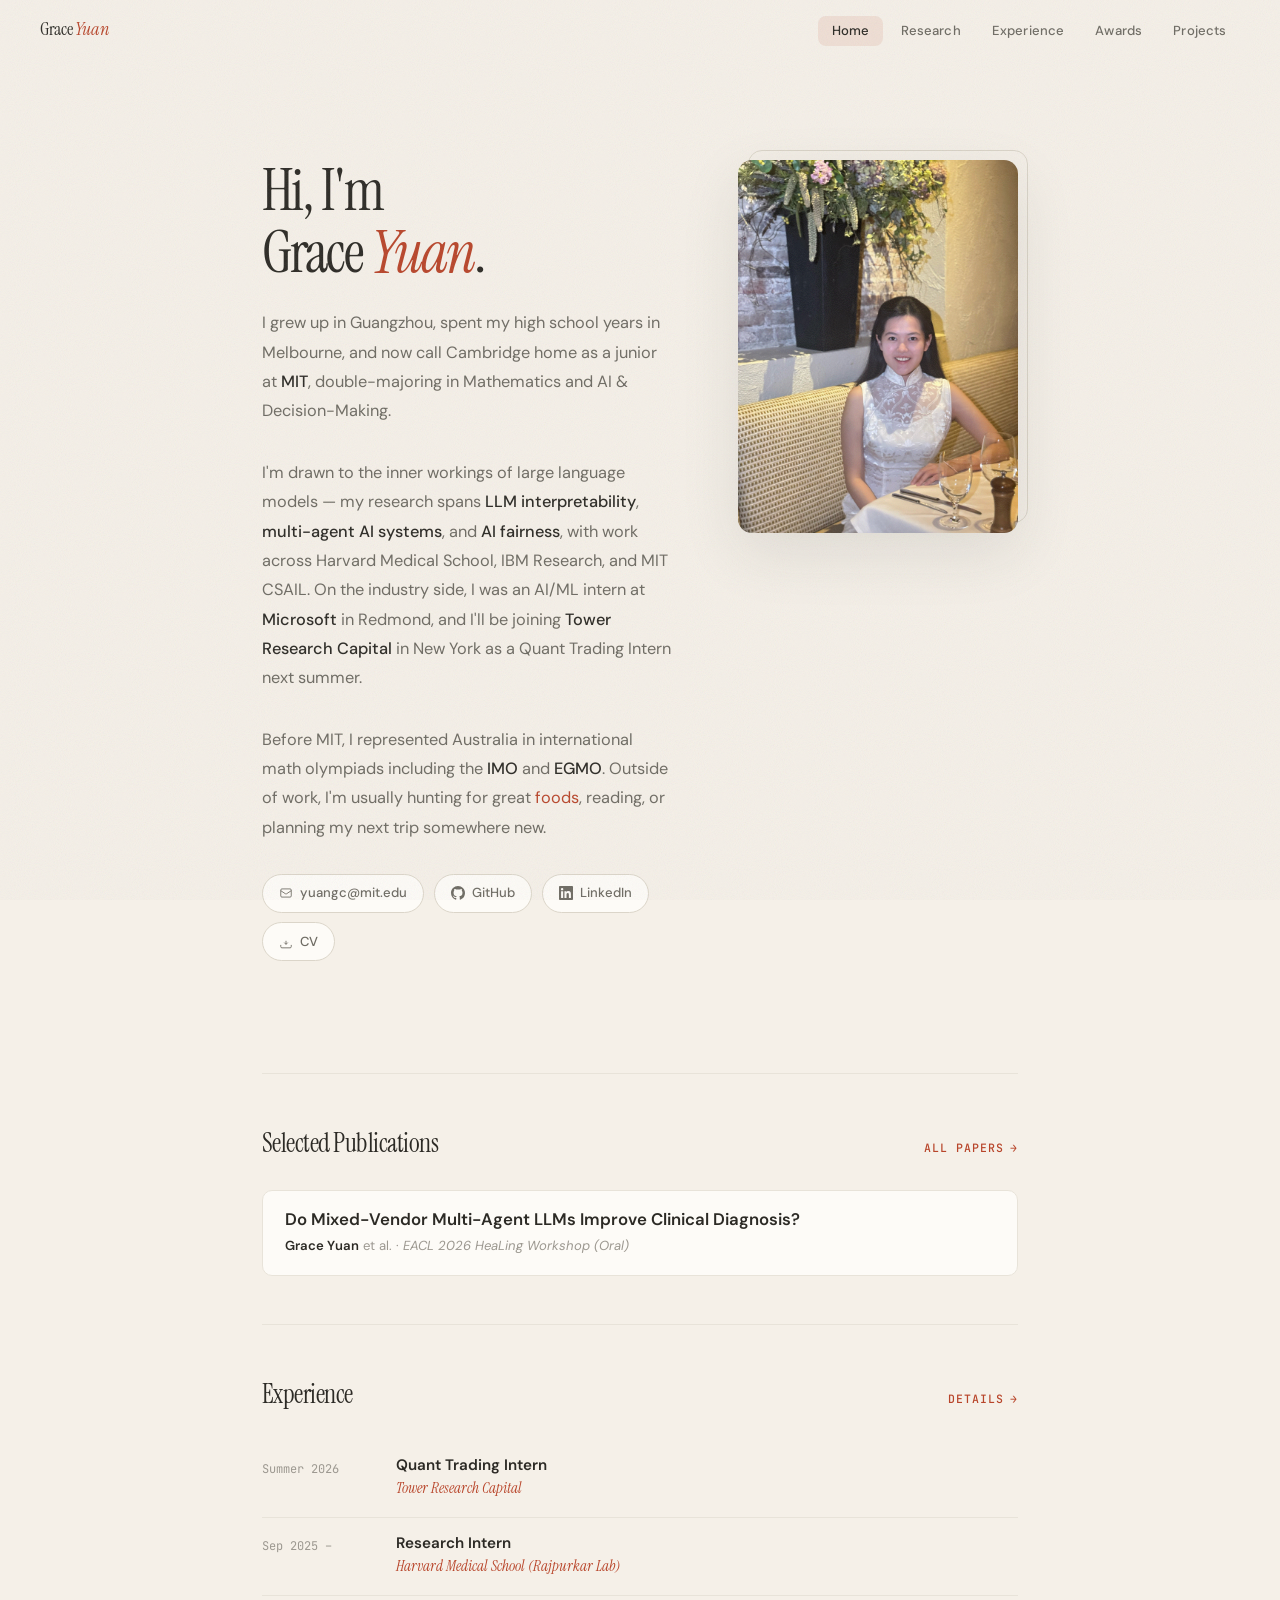
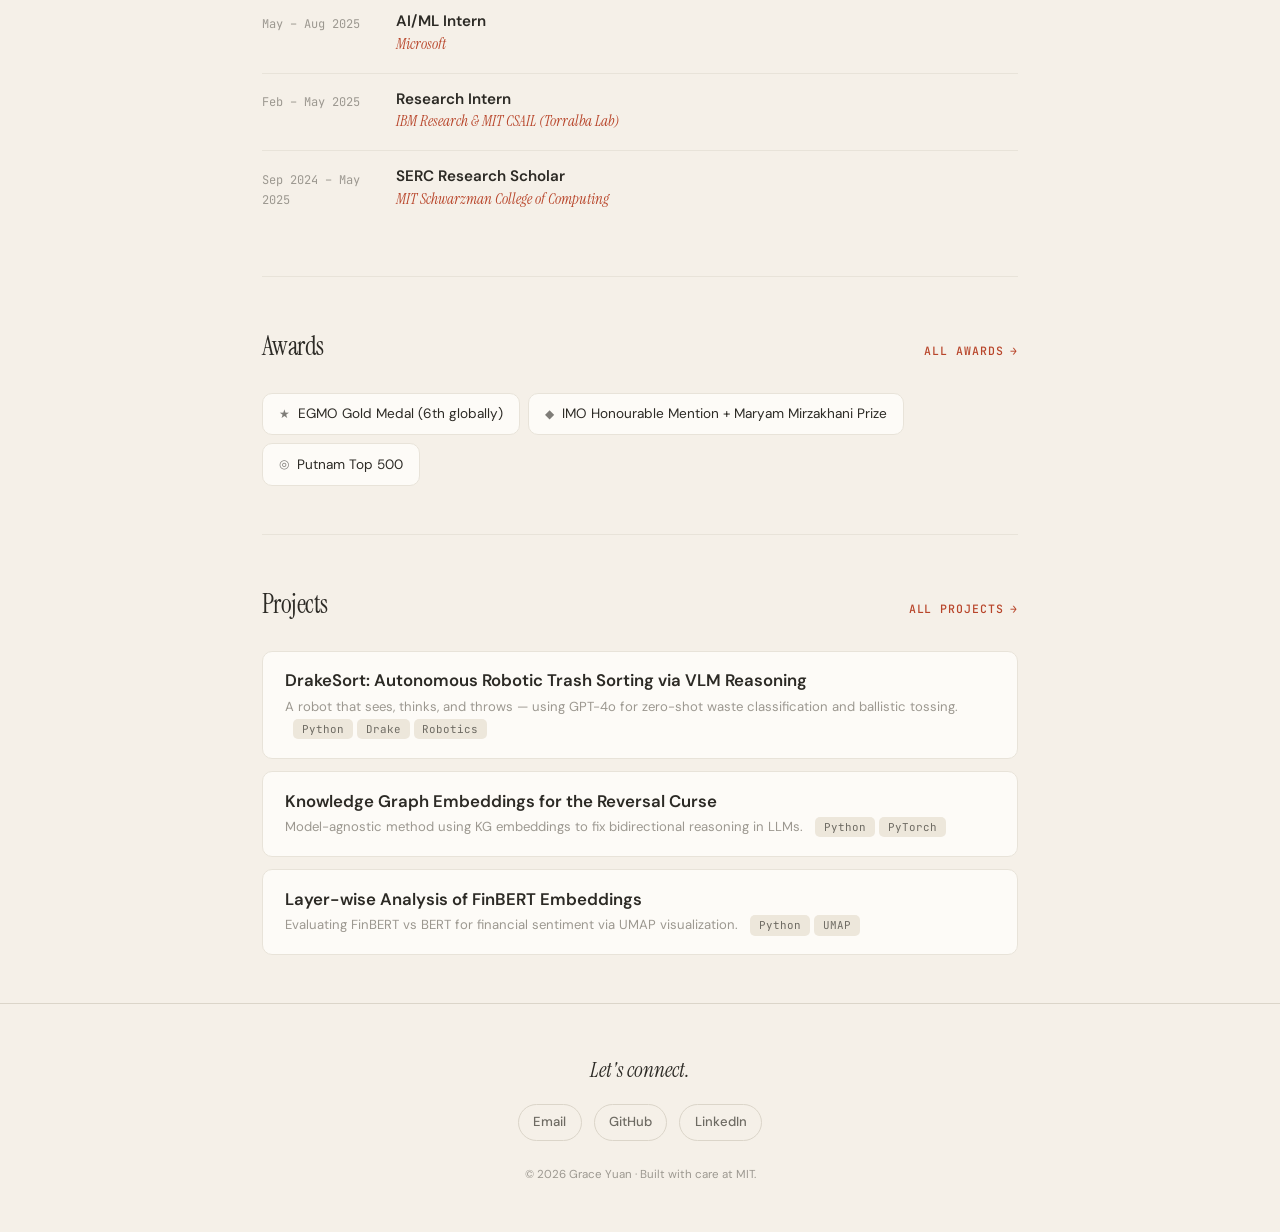
<file: index.html>
<!DOCTYPE html>
<html lang="en">
<head>
    <meta charset="UTF-8">
    <meta name="viewport" content="width=device-width, initial-scale=1.0">
    <title>Grace Yuan — MIT '27</title>
    <link rel="stylesheet" href="style.css">
</head>
<body>

<nav id="navbar">
    <a class="nav-name" href="index.html">Grace <em>Yuan</em></a>
    <div class="nav-toggle" onclick="document.querySelector('.nav-links').classList.toggle('open')">
        <span></span><span></span><span></span>
    </div>
    <ul class="nav-links">
        <li><a href="index.html" class="active">Home</a></li>
        <li><a href="research.html">Research</a></li>
        <li><a href="experience.html">Experience</a></li>
        <li><a href="awards.html">Awards</a></li>
        <li><a href="projects.html">Projects</a></li>
    </ul>
</nav>

<div class="page">
    <div class="home-hero">
        <div class="home-intro stagger">
            <h1>Hi, I'm<br>Grace <em>Yuan</em>.</h1>
            <p class="bio">
                I grew up in Guangzhou, spent my high school years in Melbourne, and now call 
                Cambridge home as a junior at <strong>MIT</strong>, double-majoring in Mathematics 
                and AI &amp; Decision-Making.
            </p>
            <p class="bio">
                I'm drawn to the inner workings of large language models — my research spans 
                <strong>LLM interpretability</strong>, <strong>multi-agent AI systems</strong>, 
                and <strong>AI fairness</strong>, with work across Harvard Medical School, IBM Research, 
                and MIT CSAIL. On the industry side, I was an AI/ML intern at <strong>Microsoft</strong> 
                in Redmond, and I'll be joining <strong>Tower Research Capital</strong> in New York 
                as a Quant Trading Intern next summer.
            </p>
            <p class="bio">
                Before MIT, I represented Australia in international math olympiads including the 
                <strong>IMO</strong> and <strong>EGMO</strong>. Outside of work, I'm usually hunting 
                for great <a href="https://beliapp.co/app/yuangc" target="_blank">foods</a>, reading, 
                or planning my next trip somewhere new.
            </p>
            <div class="contact-row">
                <a class="pill" href="mailto:yuangc@mit.edu">
                    <svg width="14" height="14" fill="none" stroke="currentColor" stroke-width="1.5" viewBox="0 0 24 24"><path d="M3 8l7.89 5.26a2 2 0 002.22 0L21 8M5 19h14a2 2 0 002-2V7a2 2 0 00-2-2H5a2 2 0 00-2 2v10a2 2 0 002 2z"/></svg>
                    yuangc@mit.edu
                </a>
                <a class="pill" href="https://github.com/graceyc" target="_blank">
                    <svg width="14" height="14" fill="currentColor" viewBox="0 0 24 24"><path d="M12 0C5.37 0 0 5.37 0 12c0 5.31 3.435 9.795 8.205 11.385.6.105.825-.255.825-.57 0-.285-.015-1.23-.015-2.235-3.015.555-3.795-.735-4.035-1.41-.135-.345-.72-1.41-1.23-1.695-.42-.225-1.02-.78-.015-.795.945-.015 1.62.87 1.845 1.23 1.08 1.815 2.805 1.305 3.495.99.105-.78.42-1.305.765-1.605-2.67-.3-5.46-1.335-5.46-5.925 0-1.305.465-2.385 1.23-3.225-.12-.3-.54-1.53.12-3.18 0 0 1.005-.315 3.3 1.23.96-.27 1.98-.405 3-.405s2.04.135 3 .405c2.295-1.56 3.3-1.23 3.3-1.23.66 1.65.24 2.88.12 3.18.765.84 1.23 1.905 1.23 3.225 0 4.605-2.805 5.625-5.475 5.925.435.375.81 1.095.81 2.22 0 1.605-.015 2.895-.015 3.3 0 .315.225.69.825.57A12.02 12.02 0 0 0 24 12c0-6.63-5.37-12-12-12z"/></svg>
                    GitHub
                </a>
                <a class="pill" href="https://www.linkedin.com/in/grace-yuan-289129231/" target="_blank">
                    <svg width="14" height="14" fill="currentColor" viewBox="0 0 24 24"><path d="M20.447 20.452h-3.554v-5.569c0-1.328-.027-3.037-1.852-3.037-1.853 0-2.136 1.445-2.136 2.939v5.667H9.351V9h3.414v1.561h.046c.477-.9 1.637-1.85 3.37-1.85 3.601 0 4.267 2.37 4.267 5.455v6.286zM5.337 7.433a2.062 2.062 0 0 1-2.063-2.065 2.064 2.064 0 1 1 2.063 2.065zm1.782 13.019H3.555V9h3.564v11.452zM22.225 0H1.771C.792 0 0 .774 0 1.729v20.542C0 23.227.792 24 1.771 24h20.451C23.2 24 24 23.227 24 22.271V1.729C24 .774 23.2 0 22.222 0h.003z"/></svg>
                    LinkedIn
                </a>
                <a class="pill" href="resume.pdf" target="_blank">
                    <svg width="14" height="14" fill="none" stroke="currentColor" stroke-width="1.5" viewBox="0 0 24 24"><path d="M12 10v6m0 0l-3-3m3 3l3-3M3 17v3a2 2 0 002 2h14a2 2 0 002-2v-3"/></svg>
                    CV
                </a>
            </div>
        </div>
        <div class="portrait-wrap">
            <div class="portrait-frame">
                <img src="photo.jpg" alt="Grace Yuan">
            </div>
            <div class="portrait-deco"></div>
        </div>
    </div>

    <!-- SELECTED PUBLICATIONS -->
    <div class="home-section reveal">
        <div class="home-section-header">
            <h2>Selected Publications</h2>
            <a href="research.html" class="view-all">All papers</a>
        </div>
        <div class="pub-mini">
            <div class="pub-mini-item">
                <div class="pub-mini-title"><a href="https://arxiv.org/abs/2603.04421">Do Mixed-Vendor Multi-Agent LLMs Improve Clinical Diagnosis?</a></div>
                <div class="pub-mini-meta"><strong>Grace Yuan</strong> et al. · <em>EACL 2026 HeaLing Workshop (Oral)</em></div>
            </div>
        </div>
    </div>

    <!-- EXPERIENCE -->
    <div class="home-section reveal">
        <div class="home-section-header">
            <h2>Experience</h2>
            <a href="experience.html" class="view-all">Details</a>
        </div>
        <div class="exp-mini">
            <div class="exp-mini-item">
                <div class="exp-mini-date">Summer 2026</div>
                <div class="exp-mini-info">
                    <h3>Quant Trading Intern</h3>
                    <div class="company">Tower Research Capital</div>
                </div>
            </div>
            <div class="exp-mini-item">
                <div class="exp-mini-date">Sep 2025 –</div>
                <div class="exp-mini-info">
                    <h3>Research Intern</h3>
                    <div class="company">Harvard Medical School (Rajpurkar Lab)</div>
                </div>
            </div>
            <div class="exp-mini-item">
                <div class="exp-mini-date">May – Aug 2025</div>
                <div class="exp-mini-info">
                    <h3>AI/ML Intern</h3>
                    <div class="company">Microsoft</div>
                </div>
            </div>
            <div class="exp-mini-item">
                <div class="exp-mini-date">Feb – May 2025</div>
                <div class="exp-mini-info">
                    <h3>Research Intern</h3>
                    <div class="company">IBM Research &amp; MIT CSAIL (Torralba Lab)</div>
                </div>
            </div>
            <div class="exp-mini-item">
                <div class="exp-mini-date">Sep 2024 – May 2025</div>
                <div class="exp-mini-info">
                    <h3>SERC Research Scholar</h3>
                    <div class="company">MIT Schwarzman College of Computing</div>
                </div>
            </div>
        </div>
    </div>

    <!-- AWARDS -->
    <div class="home-section reveal">
        <div class="home-section-header">
            <h2>Awards</h2>
            <a href="awards.html" class="view-all">All awards</a>
        </div>
        <div class="awards-mini">
            <div class="award-chip"><span class="chip-icon">★</span> EGMO Gold Medal (6th globally)</div>
            <div class="award-chip"><span class="chip-icon">◆</span> IMO Honourable Mention + Maryam Mirzakhani Prize</div>
            <div class="award-chip"><span class="chip-icon">◎</span> Putnam Top 500</div>
        </div>
    </div>

    <!-- PROJECTS -->
    <div class="home-section reveal" style="border-bottom:none;">
        <div class="home-section-header">
            <h2>Projects</h2>
            <a href="projects.html" class="view-all">All projects</a>
        </div>
        <div class="pub-mini">
            <div class="pub-mini-item">
                <div class="pub-mini-title"><a href="projects.html">DrakeSort: Autonomous Robotic Trash Sorting via VLM Reasoning</a></div>
                <div class="pub-mini-meta">A robot that sees, thinks, and throws — using GPT-4o for zero-shot waste classification and ballistic tossing. <span class="tag" style="margin-left:0.5rem">Python</span> <span class="tag">Drake</span> <span class="tag">Robotics</span></div>
            </div>
            <div class="pub-mini-item">
                <div class="pub-mini-title"><a href="projects.html">Knowledge Graph Embeddings for the Reversal Curse</a></div>
                <div class="pub-mini-meta">Model-agnostic method using KG embeddings to fix bidirectional reasoning in LLMs. <span class="tag" style="margin-left:0.5rem">Python</span> <span class="tag">PyTorch</span></div>
            </div>
            <div class="pub-mini-item">
                <div class="pub-mini-title"><a href="projects.html">Layer-wise Analysis of FinBERT Embeddings</a></div>
                <div class="pub-mini-meta">Evaluating FinBERT vs BERT for financial sentiment via UMAP visualization. <span class="tag" style="margin-left:0.5rem">Python</span> <span class="tag">UMAP</span></div>
            </div>
        </div>
    </div>
</div>

<footer>
    <div class="footer-inner">
        <div class="footer-tagline">Let's connect.</div>
        <div class="footer-socials">
            <a href="mailto:yuangc@mit.edu">Email</a>
            <a href="https://github.com/graceyc">GitHub</a>
            <a href="https://www.linkedin.com/in/grace-yuan-289129231/">LinkedIn</a>
        </div>
        <div class="copyright">&copy; 2026 Grace Yuan &middot; Built with care at MIT.</div>
    </div>
</footer>

<script src="main.js"></script>
</body>
</html>
</file>
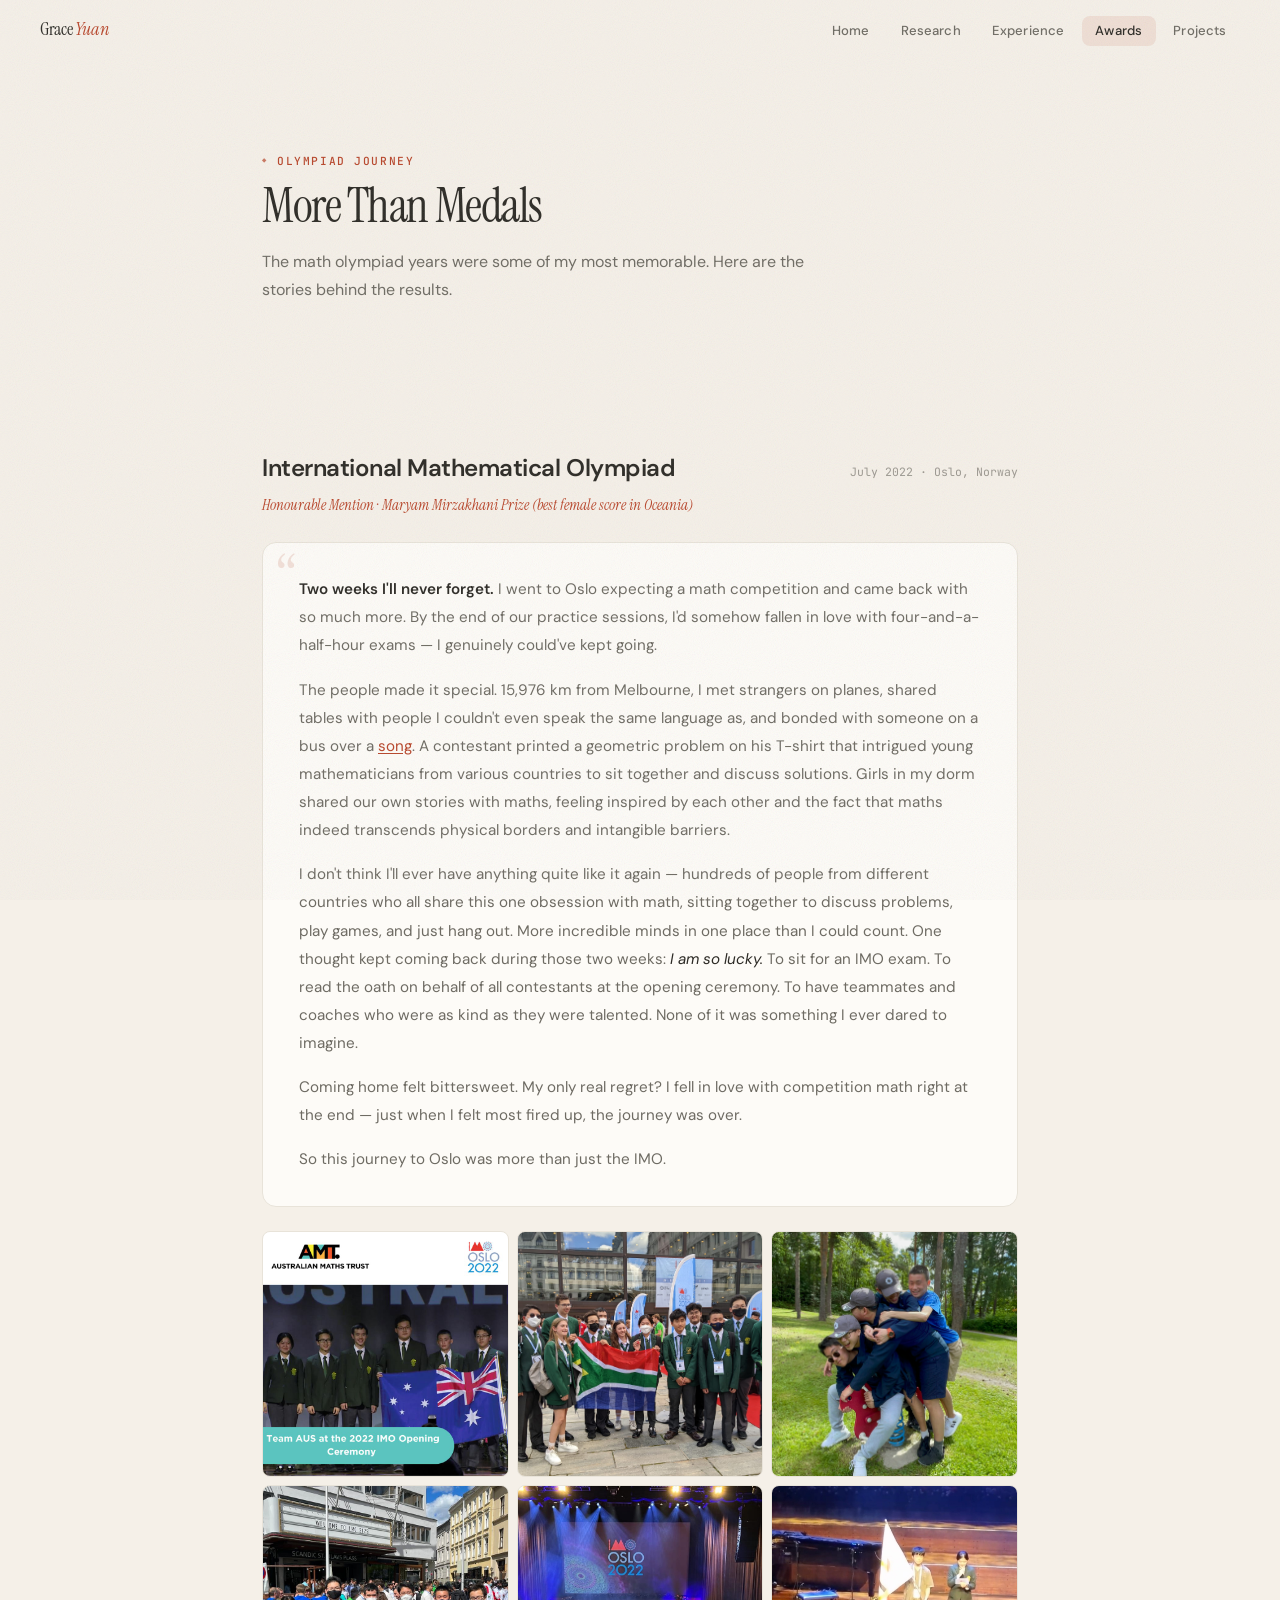
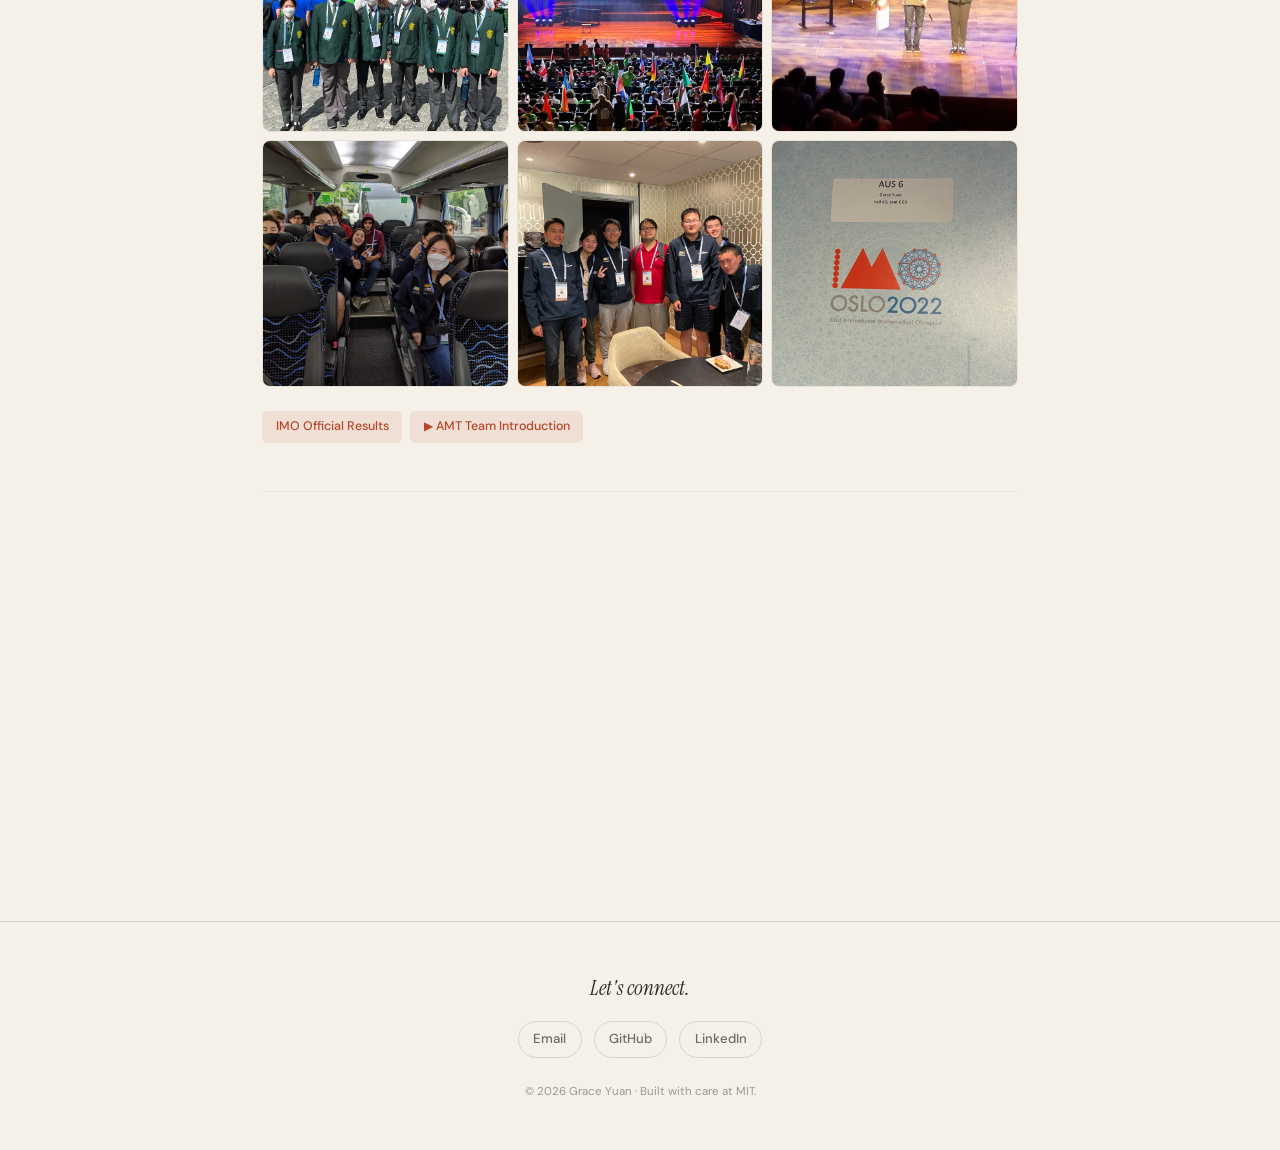
<file: awards.html>
<!DOCTYPE html>
<html lang="en">
<head>
    <meta charset="UTF-8">
    <meta name="viewport" content="width=device-width, initial-scale=1.0">
    <title>Olympiad Journey — Grace Yuan</title>
    <link rel="stylesheet" href="style.css">
    <style>
        .reflection {
            margin-top: 1.5rem;
            padding: 2rem 2.25rem;
            background: var(--bg-cream);
            border: 1px solid var(--border-light);
            border-radius: 14px;
            position: relative;
        }
        .reflection::before {
            content: '\201C';
            font-family: var(--serif);
            font-size: 4rem;
            color: var(--accent);
            opacity: 0.15;
            position: absolute;
            top: 0.5rem;
            left: 1rem;
            line-height: 1;
        }
        .reflection p {
            font-size: 0.95rem;
            color: var(--text-soft);
            line-height: 1.85;
            margin-bottom: 1rem;
        }
        .reflection p:last-child { margin-bottom: 0; }
        .reflection em { color: var(--text); font-style: italic; }
        .reflection strong { color: var(--text); font-weight: 600; }
        .reflection a { text-decoration: underline; text-underline-offset: 2px; }

        .olympiad-links {
            display: flex;
            gap: 0.5rem;
            flex-wrap: wrap;
            margin-top: 1.5rem;
        }
        .olympiad-links a {
            font-size: 0.78rem;
            font-weight: 500;
            padding: 0.35rem 0.85rem;
            border-radius: 6px;
            background: var(--accent-soft);
            color: var(--accent);
            transition: all 0.2s var(--ease-smooth);
            display: inline-flex;
            align-items: center;
            gap: 0.4rem;
        }
        .olympiad-links a:hover {
            background: var(--accent);
            color: #fff;
            opacity: 1;
        }

        .olympiad-section {
            padding: 3rem 0;
            border-bottom: 1px solid var(--border-light);
        }
        .olympiad-section:first-of-type {
            border-top: 1px solid var(--border-light);
        }
        .olympiad-section:last-of-type {
            border-bottom: none;
            padding-bottom: 5rem;
        }
        .olympiad-header {
            display: flex;
            justify-content: space-between;
            align-items: baseline;
            margin-bottom: 0.25rem;
        }
        .olympiad-header h2 {
            font-family: var(--sans);
            font-size: 1.5rem;
            font-weight: 600;
            letter-spacing: -0.02em;
        }
        .olympiad-date {
            font-family: var(--mono);
            font-size: 0.72rem;
            color: var(--text-faint);
        }
        .olympiad-subtitle {
            font-size: 0.92rem;
            color: var(--accent);
            font-family: var(--serif);
            font-style: italic;
            margin-bottom: 1rem;
        }

        .video-embed {
            margin-top: 1.5rem;
            border-radius: 12px;
            overflow: hidden;
            border: 1px solid var(--border-light);
        }
        .video-embed iframe {
            width: 100%;
            aspect-ratio: 16/9;
            display: block;
            border: none;
        }
    </style>
</head>
<body>

<nav id="navbar">
    <a class="nav-name" href="index.html">Grace <em>Yuan</em></a>
    <div class="nav-toggle" onclick="document.querySelector('.nav-links').classList.toggle('open')">
        <span></span><span></span><span></span>
    </div>
    <ul class="nav-links">
        <li><a href="index.html">Home</a></li>
        <li><a href="research.html">Research</a></li>
        <li><a href="experience.html">Experience</a></li>
        <li><a href="awards.html" class="active">Awards</a></li>
        <li><a href="projects.html">Projects</a></li>
    </ul>
</nav>

<div class="page">
    <div class="page-header">
        <div class="section-tag reveal">Olympiad Journey</div>
        <h1 class="section-heading reveal r-d1">More Than Medals</h1>
        <p class="section-desc reveal r-d2">
            The math olympiad years were some of my most memorable. 
            Here are the stories behind the results.
        </p>
    </div>

    <!-- ═══ IMO ═══ -->
    <div class="olympiad-section reveal">
        <div class="olympiad-header">
            <h2>International Mathematical Olympiad</h2>
            <span class="olympiad-date">July 2022 · Oslo, Norway</span>
        </div>
        <div class="olympiad-subtitle">
            Honourable Mention · Maryam Mirzakhani Prize (best female score in Oceania)
        </div>

        <div class="reflection">
            <p>
                <strong>Two weeks I'll never forget.</strong> I went to Oslo expecting a math competition 
                and came back with so much more. By the end of our practice sessions, I'd somehow 
                fallen in love with four-and-a-half-hour exams — I genuinely could've kept going.
            </p>
            <p>
                The people made it special. 15,976 km from Melbourne, I met strangers on planes, 
                shared tables with people I couldn't even speak the same language as, and bonded with 
                someone on a bus over a 
                <a href="https://open.spotify.com/track/5P8lyudWE7HQxb4ludLbEm?si=1d644b0b1d554c1e" target="_blank">song</a>. 
                A contestant printed a geometric problem on his T-shirt that intrigued young mathematicians 
                from various countries to sit together and discuss solutions. Girls in my dorm shared our 
                own stories with maths, feeling inspired by each other and the fact that maths indeed 
                transcends physical borders and intangible barriers.
            </p>
            <p>
                I don't think I'll ever have anything quite like it again — hundreds of people from 
                different countries who all share this one obsession with math, sitting together to 
                discuss problems, play games, and just hang out. More incredible minds in one place 
                than I could count. One thought kept coming back during those two weeks: <em>I am so 
                lucky.</em> To sit for an IMO exam. To read the oath on behalf of all contestants at 
                the opening ceremony. To have teammates and coaches who were as kind as they were 
                talented. None of it was something I ever dared to imagine.
            </p>
            <p>
                Coming home felt bittersweet. My only real regret? I fell in love with competition 
                math right at the end — just when I felt most fired up, the journey was over.
            </p>
            <p>
                So this journey to Oslo was more than just the IMO.
            </p>
        </div>

        <div class="exp-gallery-grid" style="grid-template-columns: repeat(3, 1fr); margin-top: 1.5rem;">
            <img src="imo-1.jpeg" alt="IMO Oslo" onclick="openLightbox(this.src)">
            <img src="imo-2.jpeg" alt="IMO team" onclick="openLightbox(this.src)">
            <img src="imo-3.jpeg" alt="IMO experience" onclick="openLightbox(this.src)">
            <img src="imo-4.jpeg" alt="IMO ceremony" onclick="openLightbox(this.src)">
            <img src="imo-5.jpeg" alt="IMO friends" onclick="openLightbox(this.src)">
            <img src="imo-6.jpeg" alt="IMO memories" onclick="openLightbox(this.src)">
            <img src="imo-7.jpeg" alt="IMO Oslo views" onclick="openLightbox(this.src)">
            <img src="imo-8.jpeg" alt="IMO moments" onclick="openLightbox(this.src)">
            <img src="imo-9.jpeg" alt="IMO journey" onclick="openLightbox(this.src)">
        </div>

        <div class="olympiad-links">
            <a href="https://www.imo-official.org/participant_r.aspx?id=31759" target="_blank">
                IMO Official Results
            </a>
            <a href="https://www.youtube.com/watch?v=aWN8AYYUyRI" target="_blank">
                ▶ AMT Team Introduction
            </a>
        </div>
    </div>

    <!-- ═══ EGMO ═══ -->
    <div class="olympiad-section reveal">
        <div class="olympiad-header">
            <h2>European Girls' Mathematical Olympiad</h2>
            <span class="olympiad-date">April 2022 · Eger, Hungary</span>
        </div>
        <div class="olympiad-subtitle">
            Gold Medal — Ranked 6th globally
        </div>

        <div class="reflection">
            <p>
                Due to COVID, we couldn't be there in person, so we took our exams online 
                and our pre-competition team bonding was... an online escape room. Not quite 
                the same as Oslo, but still a lot of fun.
            </p>
        </div>

        <div class="olympiad-links">
            <a href="https://www.egmo.org/people/person1955/" target="_blank">
                EGMO Official Profile
            </a>
            <a href="https://www.youtube.com/watch?v=FZ-4xigLZVk" target="_blank">
                ▶ AMT Team Introduction
            </a>
        </div>
    </div>

</div>

<footer>
    <div class="footer-inner">
        <div class="footer-tagline">Let's connect.</div>
        <div class="footer-socials">
            <a href="mailto:yuangc@mit.edu">Email</a>
            <a href="https://github.com/graceyc">GitHub</a>
            <a href="https://www.linkedin.com/in/grace-yuan-289129231/">LinkedIn</a>
        </div>
        <div class="copyright">&copy; 2026 Grace Yuan &middot; Built with care at MIT.</div>
    </div>
</footer>

<script src="main.js"></script>
</body>
</html>
</file>
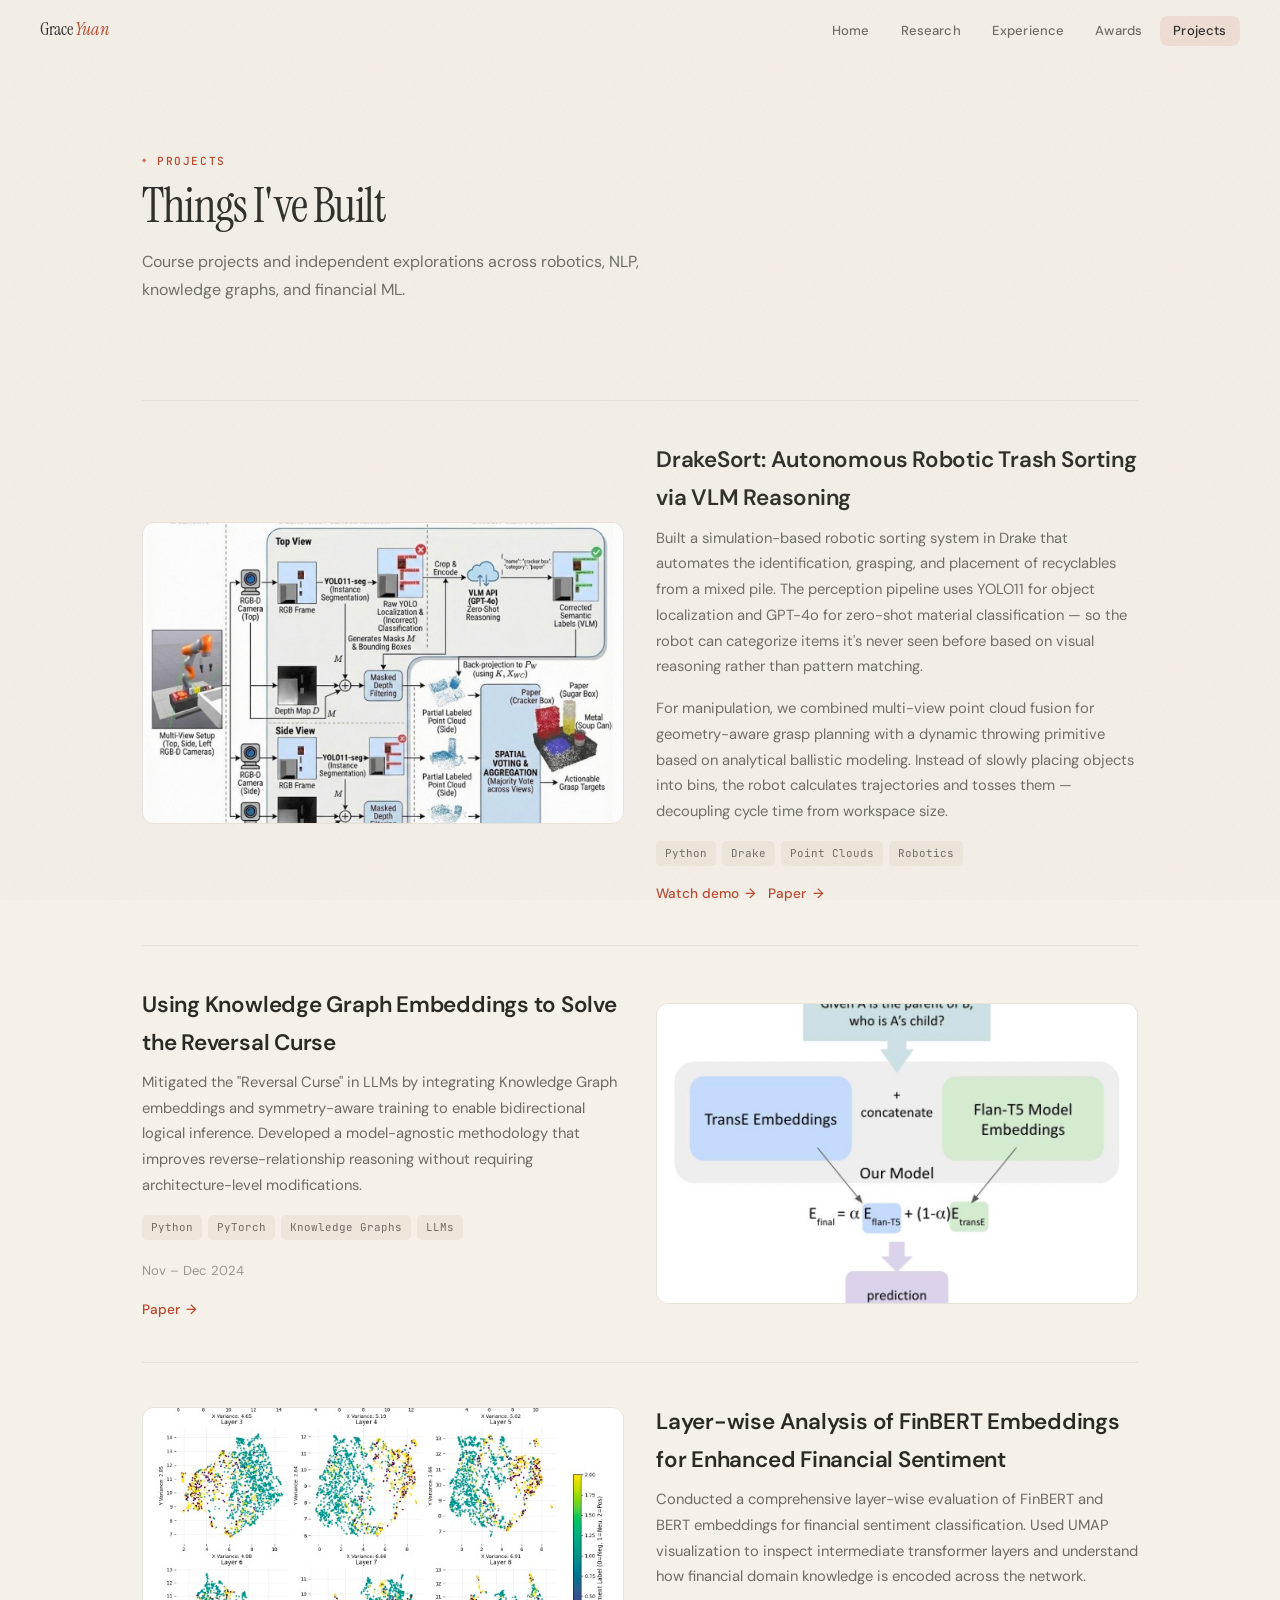
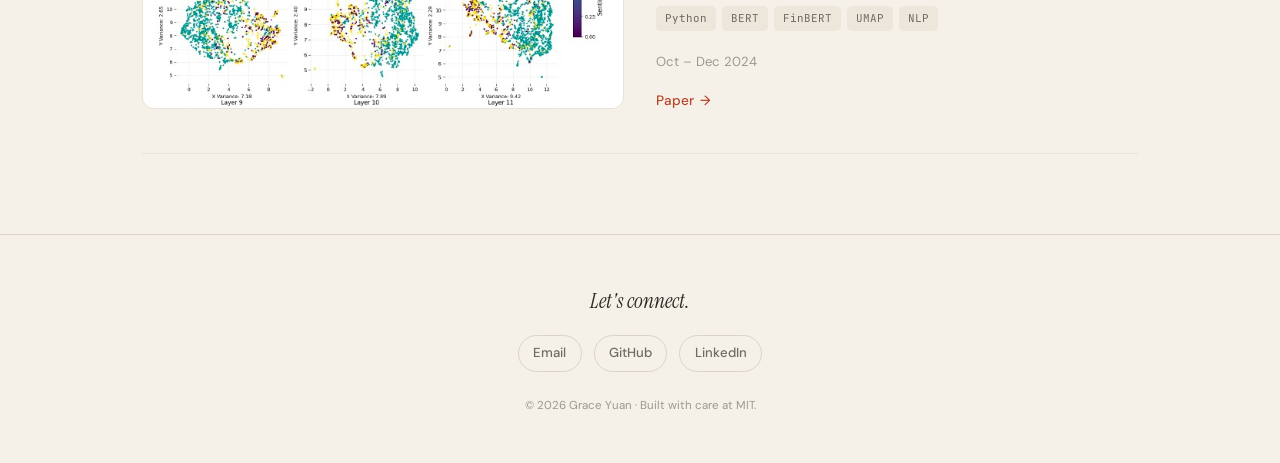
<file: projects.html>
<!DOCTYPE html>
<html lang="en">
<head>
    <meta charset="UTF-8">
    <meta name="viewport" content="width=device-width, initial-scale=1.0">
    <title>Projects — Grace Yuan</title>
    <link rel="stylesheet" href="style.css">
</head>
<body>

<nav id="navbar">
    <a class="nav-name" href="index.html">Grace <em>Yuan</em></a>
    <div class="nav-toggle" onclick="document.querySelector('.nav-links').classList.toggle('open')">
        <span></span><span></span><span></span>
    </div>
    <ul class="nav-links">
        <li><a href="index.html">Home</a></li>
        <li><a href="research.html">Research</a></li>
        <li><a href="experience.html">Experience</a></li>
        <li><a href="awards.html">Awards</a></li>
        <li><a href="projects.html" class="active">Projects</a></li>
    </ul>
</nav>

<div class="page-wide">
    <div class="page-header">
        <div class="section-tag reveal">Projects</div>
        <h1 class="section-heading reveal r-d1">Things I've Built</h1>
        <p class="section-desc reveal r-d2">
            Course projects and independent explorations across robotics, NLP, 
            knowledge graphs, and financial ML.
        </p>
    </div>

    <div class="projects-full">

        <!-- DRAKESORT -->
        <div class="project-full-card reveal">
            <div class="project-full-img">
                <img src="WechatIMG1562.jpeg" alt="DrakeSort robotic sorting system">
            </div>
            <div class="project-full-body">
                <h3>DrakeSort: Autonomous Robotic Trash Sorting via VLM Reasoning</h3>
                <p>
                    Built a simulation-based robotic sorting system in Drake that automates the 
                    identification, grasping, and placement of recyclables from a mixed pile. 
                    The perception pipeline uses YOLO11 for object localization and GPT-4o for 
                    zero-shot material classification — so the robot can categorize items it's 
                    never seen before based on visual reasoning rather than pattern matching.
                </p>
                <p>
                    For manipulation, we combined multi-view point cloud fusion for geometry-aware 
                    grasp planning with a dynamic throwing primitive based on analytical ballistic 
                    modeling. Instead of slowly placing objects into bins, the robot calculates 
                    trajectories and tosses them — decoupling cycle time from workspace size.
                </p>
                <div class="tags">
                    <span class="tag">Python</span>
                    <span class="tag">Drake</span>
                    <span class="tag">Point Clouds</span>
                    <span class="tag">Robotics</span>
                </div>
                <div style="display:flex;gap:0.75rem;flex-wrap:wrap;">
                    <a href="https://youtu.be/Ffuu_7hvVzQ" target="_blank" class="project-link">Watch demo</a>
                    <a href="drakesort-paper.pdf" target="_blank" class="project-link">Paper</a>
                </div>
            </div>
        </div>

        <!-- REVERSAL CURSE -->
        <div class="project-full-card reveal">
            <div class="project-full-img">
                <img src="WechatIMG1556.jpeg" alt="Knowledge Graph Embeddings for Reversal Curse">
            </div>
            <div class="project-full-body">
                <h3>Using Knowledge Graph Embeddings to Solve the Reversal Curse</h3>
                <p>
                    Mitigated the "Reversal Curse" in LLMs by integrating Knowledge Graph 
                    embeddings and symmetry-aware training to enable bidirectional logical inference. 
                    Developed a model-agnostic methodology that improves reverse-relationship 
                    reasoning without requiring architecture-level modifications.
                </p>
                <div class="tags">
                    <span class="tag">Python</span>
                    <span class="tag">PyTorch</span>
                    <span class="tag">Knowledge Graphs</span>
                    <span class="tag">LLMs</span>
                </div>
                <span style="font-size:0.82rem;color:var(--text-faint);">Nov – Dec 2024</span>
                <div style="margin-top:0.75rem;">
                    <a href="reversal-curse-paper.pdf" target="_blank" class="project-link">Paper</a>
                </div>
            </div>
        </div>

        <div class="project-full-card reveal">
            <div class="project-full-img">
                <img src="WechatIMG1555.jpeg" alt="FinBERT UMAP Visualization">
            </div>
            <div class="project-full-body">
                <h3>Layer-wise Analysis of FinBERT Embeddings for Enhanced Financial Sentiment</h3>
                <p>
                    Conducted a comprehensive layer-wise evaluation of FinBERT and BERT embeddings 
                    for financial sentiment classification. Used UMAP visualization to inspect 
                    intermediate transformer layers and understand how financial domain knowledge 
                    is encoded across the network.
                </p>
                <div class="tags">
                    <span class="tag">Python</span>
                    <span class="tag">BERT</span>
                    <span class="tag">FinBERT</span>
                    <span class="tag">UMAP</span>
                    <span class="tag">NLP</span>
                </div>
                <span style="font-size:0.82rem;color:var(--text-faint);">Oct – Dec 2024</span>
                <div style="margin-top:0.75rem;">
                    <a href="finbert-paper.pdf" target="_blank" class="project-link">Paper</a>
                </div>
            </div>
        </div>

    </div>
</div>

<footer>
    <div class="footer-inner">
        <div class="footer-tagline">Let's connect.</div>
        <div class="footer-socials">
            <a href="mailto:yuangc@mit.edu">Email</a>
            <a href="https://github.com/graceyc">GitHub</a>
            <a href="https://www.linkedin.com/in/grace-yuan-289129231/">LinkedIn</a>
        </div>
        <div class="copyright">&copy; 2026 Grace Yuan &middot; Built with care at MIT.</div>
    </div>
</footer>

<script src="main.js"></script>
</body>
</html>
</file>
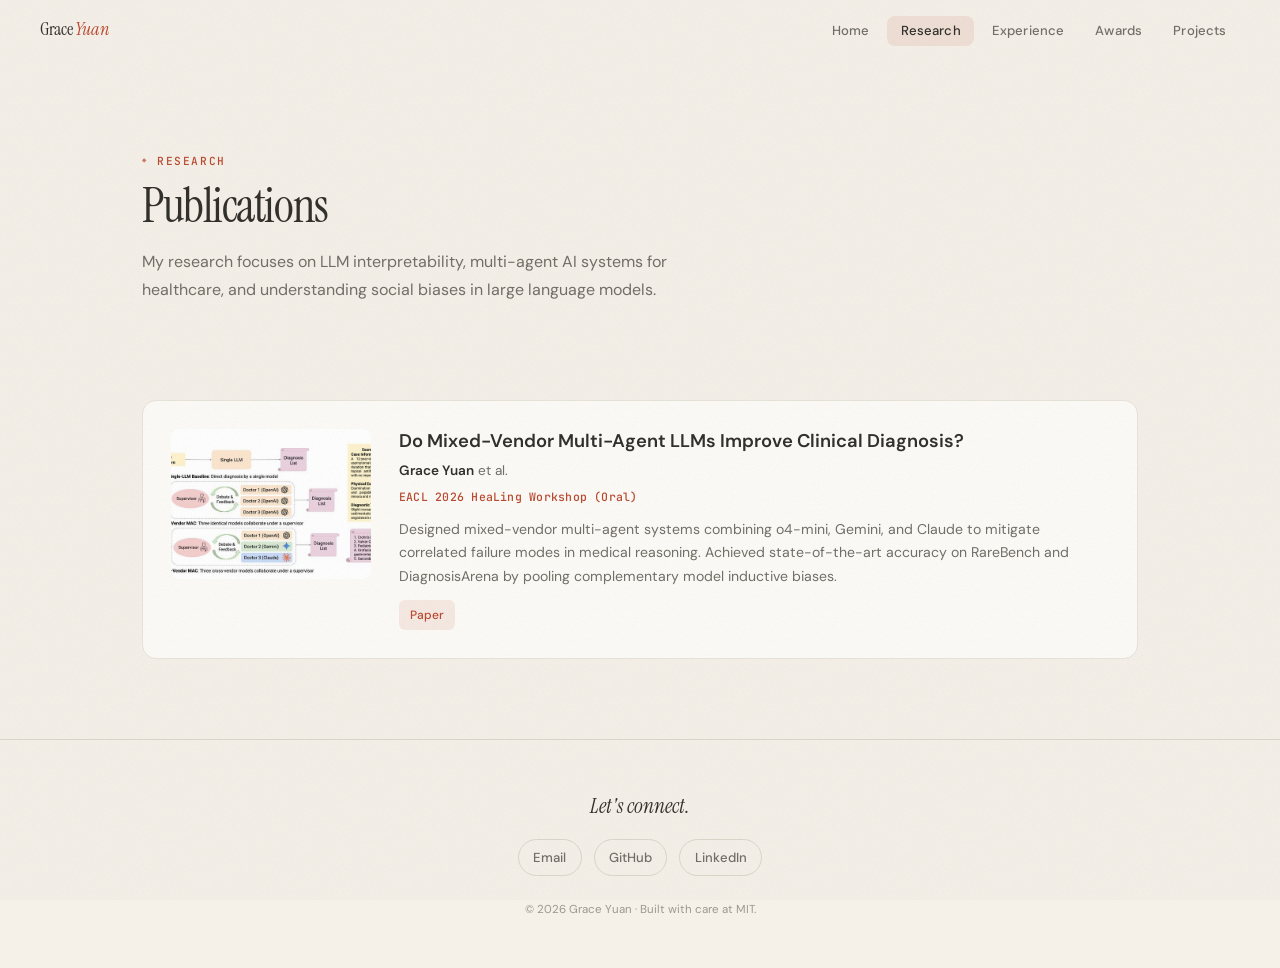
<file: research.html>
<!DOCTYPE html>
<html lang="en">
<head>
    <meta charset="UTF-8">
    <meta name="viewport" content="width=device-width, initial-scale=1.0">
    <title>Research — Grace Yuan</title>
    <link rel="stylesheet" href="style.css">
</head>
<body>

<nav id="navbar">
    <a class="nav-name" href="index.html">Grace <em>Yuan</em></a>
    <div class="nav-toggle" onclick="document.querySelector('.nav-links').classList.toggle('open')">
        <span></span><span></span><span></span>
    </div>
    <ul class="nav-links">
        <li><a href="index.html">Home</a></li>
        <li><a href="research.html" class="active">Research</a></li>
        <li><a href="experience.html">Experience</a></li>
        <li><a href="awards.html">Awards</a></li>
        <li><a href="projects.html">Projects</a></li>
    </ul>
</nav>

<div class="page-wide">
    <div class="page-header">
        <div class="section-tag reveal">Research</div>
        <h1 class="section-heading reveal r-d1">Publications</h1>
        <p class="section-desc reveal r-d2">
            My research focuses on LLM interpretability, multi-agent AI systems for healthcare, 
            and understanding social biases in large language models.
        </p>
    </div>

    <div class="pub-list-full">

        <div class="pub-card reveal">
            <div class="pub-card-img">
                <img src="1772945158634.jpeg" alt="EACL paper figure">
            </div>
            <div class="pub-card-body">
                <h3><a href="https://arxiv.org/abs/2603.04421">Do Mixed-Vendor Multi-Agent LLMs Improve Clinical Diagnosis?</a></h3>
                <div class="pub-card-authors"><strong>Grace Yuan</strong> et al.</div>
                <div class="pub-card-venue">EACL 2026 HeaLing Workshop (Oral)</div>
                <p style="font-size:0.88rem;color:var(--text-soft);line-height:1.65;margin-bottom:0.75rem;">
                    Designed mixed-vendor multi-agent systems combining o4-mini, Gemini, and Claude 
                    to mitigate correlated failure modes in medical reasoning. Achieved state-of-the-art 
                    accuracy on RareBench and DiagnosisArena by pooling complementary model inductive biases.
                </p>
                <div class="pub-card-links">
                    <a class="btn-sm" href="https://arxiv.org/abs/2603.04421">Paper</a>
                    <!-- <a class="btn-sm" href="#">Code</a> -->
                </div>
            </div>
        </div>

    </div>
</div>

<footer>
    <div class="footer-inner">
        <div class="footer-tagline">Let's connect.</div>
        <div class="footer-socials">
            <a href="mailto:yuangc@mit.edu">Email</a>
            <a href="https://github.com/graceyc">GitHub</a>
            <a href="https://www.linkedin.com/in/grace-yuan-289129231/">LinkedIn</a>
        </div>
        <div class="copyright">&copy; 2026 Grace Yuan &middot; Built with care at MIT.</div>
    </div>
</footer>

<script src="main.js"></script>
</body>
</html>
</file>
<file: style.css>
/* ═══════════════════════════════════════════════════
   YOUR NAME — Personal Academic Site
   Warm beige palette · Editorial typography · Artistic details
   ═══════════════════════════════════════════════════ */

@import url('https://fonts.googleapis.com/css2?family=Instrument+Serif:ital@0;1&family=DM+Sans:ital,opsz,wght@0,9..40,300;0,9..40,400;0,9..40,500;0,9..40,600;1,9..40,300;1,9..40,400&family=JetBrains+Mono:wght@400;500&display=swap');

:root {
    --bg:         #F5F0E8;
    --bg-warm:    #EDE7DB;
    --bg-card:    #FAF7F2;
    --bg-cream:   #FDFBF7;
    --text:       #2C2A25;
    --text-soft:  #6E6B63;
    --text-faint: #9C9890;
    --accent:     #B8452A;
    --accent-soft: rgba(184,69,42,0.1);
    --accent-glow: rgba(184,69,42,0.06);
    --border:     #DBD5C9;
    --border-light:#E8E3D9;
    --ink:        #3A3835;

    --serif:  'Instrument Serif', Georgia, serif;
    --sans:   'DM Sans', -apple-system, sans-serif;
    --mono:   'JetBrains Mono', monospace;

    --ease-out: cubic-bezier(0.16, 1, 0.3, 1);
    --ease-smooth: cubic-bezier(0.4, 0, 0.2, 1);
}

/* ─── RESET ─── */
*, *::before, *::after { margin: 0; padding: 0; box-sizing: border-box; }

html { scroll-behavior: smooth; font-size: 16px; }

body {
    font-family: var(--sans);
    background: var(--bg);
    color: var(--text);
    line-height: 1.7;
    -webkit-font-smoothing: antialiased;
    overflow-x: hidden;
    position: relative;
}

/* paper texture overlay */
body::before {
    content: '';
    position: fixed;
    inset: 0;
    pointer-events: none;
    z-index: 9999;
    opacity: 0.3;
    background-image: url("data:image/svg+xml,%3Csvg viewBox='0 0 256 256' xmlns='http://www.w3.org/2000/svg'%3E%3Cfilter id='n'%3E%3CfeTurbulence type='fractalNoise' baseFrequency='0.8' numOctaves='4' stitchTiles='stitch'/%3E%3C/filter%3E%3Crect width='100%25' height='100%25' filter='url(%23n)' opacity='0.3'/%3E%3C/svg%3E");
    background-size: 200px;
}

::selection {
    background: var(--accent);
    color: #fff;
}

a {
    color: var(--accent);
    text-decoration: none;
    transition: opacity 0.25s var(--ease-smooth);
}
a:hover { opacity: 0.7; }

img { max-width: 100%; display: block; }

/* ═══════════════════════════════════════
   NAVIGATION
   ═══════════════════════════════════════ */
nav {
    position: fixed;
    top: 0;
    width: 100%;
    z-index: 1000;
    padding: 0 2.5rem;
    height: 60px;
    display: flex;
    align-items: center;
    justify-content: space-between;
    transition: all 0.4s var(--ease-smooth);
    background: transparent;
}
nav.scrolled {
    background: rgba(245, 240, 232, 0.88);
    backdrop-filter: blur(20px) saturate(1.4);
    -webkit-backdrop-filter: blur(20px) saturate(1.4);
    box-shadow: 0 1px 0 var(--border-light);
}
.nav-name {
    font-family: var(--serif);
    font-size: 1.15rem;
    color: var(--text);
    letter-spacing: -0.02em;
}
.nav-name em {
    font-style: italic;
    color: var(--accent);
}
.nav-links {
    display: flex;
    gap: 0.25rem;
    list-style: none;
}
.nav-links a {
    color: var(--text-soft);
    font-size: 0.82rem;
    font-weight: 500;
    padding: 0.4rem 0.85rem;
    border-radius: 8px;
    transition: all 0.25s var(--ease-smooth);
    letter-spacing: 0.01em;
}
.nav-links a:hover,
.nav-links a.active {
    color: var(--text);
    background: var(--accent-soft);
    opacity: 1;
}

/* mobile nav toggle */
.nav-toggle { display: none; cursor: pointer; padding: 0.5rem; }
.nav-toggle span {
    display: block;
    width: 20px;
    height: 1.5px;
    background: var(--text);
    margin: 5px 0;
    transition: all 0.3s;
}

/* ═══════════════════════════════════════
   PAGE WRAPPER
   ═══════════════════════════════════════ */
.page {
    max-width: 820px;
    margin: 0 auto;
    padding: 0 2rem;
}
.page-wide {
    max-width: 1060px;
    margin: 0 auto;
    padding: 0 2rem;
}

/* ═══════════════════════════════════════
   SECTION HEADING
   ═══════════════════════════════════════ */
.section-tag {
    font-family: var(--mono);
    font-size: 0.7rem;
    font-weight: 500;
    letter-spacing: 0.14em;
    text-transform: uppercase;
    color: var(--accent);
    margin-bottom: 0.5rem;
    display: inline-flex;
    align-items: center;
    gap: 0.6rem;
}
.section-tag::before {
    content: '◆';
    font-size: 0.45rem;
    opacity: 0.7;
}
.section-heading {
    font-family: var(--serif);
    font-size: clamp(2rem, 4.5vw, 3rem);
    font-weight: 400;
    line-height: 1.12;
    letter-spacing: -0.03em;
    color: var(--text);
    margin-bottom: 1rem;
}
.section-desc {
    font-size: 1rem;
    color: var(--text-soft);
    max-width: 560px;
    line-height: 1.75;
    margin-bottom: 3rem;
}

/* ═══════════════════════════════════════
   HOME — HERO
   ═══════════════════════════════════════ */
.home-hero {
    padding-top: 10rem;
    padding-bottom: 4rem;
    display: grid;
    grid-template-columns: 1fr 280px;
    gap: 4rem;
    align-items: start;
}
.home-intro h1 {
    font-family: var(--serif);
    font-size: clamp(2.6rem, 5.5vw, 3.6rem);
    font-weight: 400;
    line-height: 1.08;
    letter-spacing: -0.035em;
    margin-bottom: 1.5rem;
}
.home-intro h1 em {
    font-style: italic;
    color: var(--accent);
}
.home-intro .bio {
    font-size: 1.02rem;
    color: var(--text-soft);
    line-height: 1.8;
    max-width: 500px;
    margin-bottom: 2rem;
}
.home-intro .bio strong {
    color: var(--text);
    font-weight: 500;
}

/* portrait */
.portrait-wrap {
    position: relative;
}
.portrait-frame {
    position: relative;
    border-radius: 14px;
    overflow: hidden;
    box-shadow: 0 20px 60px rgba(44,42,37,0.1);
}
.portrait-frame img {
    width: 100%;
    aspect-ratio: 3 / 4;
    object-fit: cover;
    transition: transform 0.6s var(--ease-out);
}
.portrait-frame:hover img { transform: scale(1.03); }
.portrait-deco {
    position: absolute;
    top: -10px;
    right: -10px;
    width: 100%;
    height: 100%;
    border: 1.5px solid var(--border);
    border-radius: 14px;
    z-index: -1;
    transition: transform 0.5s var(--ease-out);
}
.portrait-wrap:hover .portrait-deco { transform: translate(4px, -4px); }

/* contact pills */
.contact-row {
    display: flex;
    gap: 0.6rem;
    flex-wrap: wrap;
    margin-bottom: 3rem;
}
.pill {
    display: inline-flex;
    align-items: center;
    gap: 0.45rem;
    padding: 0.45rem 1rem;
    border: 1px solid var(--border);
    border-radius: 100px;
    font-size: 0.82rem;
    font-weight: 500;
    color: var(--text-soft);
    background: var(--bg-cream);
    transition: all 0.25s var(--ease-smooth);
}
.pill svg { width: 14px; height: 14px; flex-shrink: 0; }
.pill:hover {
    border-color: var(--accent);
    color: var(--accent);
    background: var(--accent-soft);
    opacity: 1;
}

/* ═══════════════════════════════════════
   HOME — SUMMARY SECTIONS
   ═══════════════════════════════════════ */
.home-section {
    padding: 3rem 0;
    border-top: 1px solid var(--border-light);
}
.home-section-header {
    display: flex;
    justify-content: space-between;
    align-items: baseline;
    margin-bottom: 1.5rem;
}
.home-section-header h2 {
    font-family: var(--serif);
    font-size: 1.6rem;
    font-weight: 400;
    letter-spacing: -0.02em;
}
.view-all {
    font-family: var(--mono);
    font-size: 0.72rem;
    letter-spacing: 0.08em;
    text-transform: uppercase;
    color: var(--accent);
    display: flex;
    align-items: center;
    gap: 0.4rem;
    font-weight: 500;
}
.view-all::after {
    content: '→';
    transition: transform 0.2s;
}
.view-all:hover::after { transform: translateX(3px); }

/* mini publication list (homepage) */
.pub-mini { display: flex; flex-direction: column; gap: 0.75rem; }
.pub-mini-item {
    padding: 1.1rem 1.4rem;
    background: var(--bg-cream);
    border: 1px solid var(--border-light);
    border-radius: 10px;
    transition: all 0.25s var(--ease-smooth);
}
.pub-mini-item:hover {
    border-color: var(--accent);
    box-shadow: 0 6px 24px var(--accent-glow);
    transform: translateY(-1px);
}
.pub-mini-title {
    font-family: var(--sans);
    font-size: 1.05rem;
    font-weight: 600;
    line-height: 1.35;
    margin-bottom: 0.25rem;
}
.pub-mini-title a { color: var(--text); }
.pub-mini-title a:hover { color: var(--accent); }
.pub-mini-meta {
    font-size: 0.82rem;
    color: var(--text-faint);
}
.pub-mini-meta strong { color: var(--text); font-weight: 600; }

/* mini experience list (homepage) */
.exp-mini { display: flex; flex-direction: column; gap: 0; }
.exp-mini-item {
    display: grid;
    grid-template-columns: 110px 1fr;
    gap: 1.5rem;
    padding: 1rem 0;
    border-bottom: 1px solid var(--border-light);
}
.exp-mini-item:last-child { border-bottom: none; }
.exp-mini-date {
    font-family: var(--mono);
    font-size: 0.75rem;
    color: var(--text-faint);
    padding-top: 0.15rem;
}
.exp-mini-info h3 {
    font-size: 0.95rem;
    font-weight: 600;
    line-height: 1.3;
}
.exp-mini-info .company {
    font-family: var(--serif);
    font-style: italic;
    color: var(--accent);
    font-size: 0.92rem;
}

/* mini awards (homepage) */
.awards-mini {
    display: flex;
    flex-wrap: wrap;
    gap: 0.5rem;
}
.award-chip {
    display: inline-flex;
    align-items: center;
    gap: 0.5rem;
    padding: 0.55rem 1rem;
    background: var(--bg-cream);
    border: 1px solid var(--border-light);
    border-radius: 10px;
    font-size: 0.85rem;
    color: var(--text);
    transition: all 0.25s var(--ease-smooth);
}
.award-chip:hover {
    border-color: var(--accent);
    transform: translateY(-1px);
}
.award-chip .chip-icon {
    font-size: 0.75rem;
    opacity: 0.6;
}

/* ═══════════════════════════════════════
   DETAIL PAGES — PAGE HEADER
   ═══════════════════════════════════════ */
.page-header {
    padding-top: 9rem;
    padding-bottom: 3rem;
}

/* ═══════════════════════════════════════
   PUBLICATIONS (detail page)
   ═══════════════════════════════════════ */
.pub-list-full { display: flex; flex-direction: column; gap: 1.25rem; padding-bottom: 5rem; }
.pub-card {
    display: grid;
    grid-template-columns: 200px 1fr;
    gap: 1.75rem;
    padding: 1.75rem;
    background: var(--bg-cream);
    border: 1px solid var(--border-light);
    border-radius: 14px;
    transition: all 0.3s var(--ease-smooth);
}
.pub-card:hover {
    border-color: var(--accent);
    box-shadow: 0 12px 40px var(--accent-glow);
    transform: translateY(-2px);
}
.pub-card-img {
    width: 100%;
    aspect-ratio: 4/3;
    background: var(--bg-warm);
    border-radius: 8px;
    overflow: hidden;
    display: flex;
    align-items: center;
    justify-content: center;
    font-family: var(--mono);
    font-size: 0.7rem;
    color: var(--text-faint);
    position: relative;
}
.pub-card-img img {
    width: 100%;
    height: 100%;
    object-fit: cover;
}
.pub-card-body {}
.pub-card-body h3 {
    font-family: var(--sans);
    font-size: 1.15rem;
    font-weight: 600;
    line-height: 1.35;
    margin-bottom: 0.4rem;
}
.pub-card-body h3 a { color: var(--text); }
.pub-card-body h3 a:hover { color: var(--accent); }
.pub-card-authors {
    font-size: 0.85rem;
    color: var(--text-soft);
    margin-bottom: 0.35rem;
    line-height: 1.5;
}
.pub-card-authors strong { color: var(--text); font-weight: 600; }
.pub-card-venue {
    font-family: var(--mono);
    font-size: 0.72rem;
    color: var(--accent);
    font-weight: 500;
    letter-spacing: 0.02em;
    margin-bottom: 0.75rem;
}
.pub-card-links { display: flex; gap: 0.5rem; flex-wrap: wrap; }
.btn-sm {
    font-size: 0.75rem;
    font-weight: 500;
    padding: 0.3rem 0.7rem;
    border-radius: 6px;
    background: var(--accent-soft);
    color: var(--accent);
    transition: all 0.2s var(--ease-smooth);
}
.btn-sm:hover { background: var(--accent); color: #fff; opacity: 1; }

/* ═══════════════════════════════════════
   EXPERIENCE (detail page)
   ═══════════════════════════════════════ */
.exp-timeline { padding-bottom: 5rem; }
.exp-full-item {
    display: grid;
    grid-template-columns: 160px 1fr;
    gap: 2.5rem;
    padding: 2.5rem 0;
    border-bottom: 1px solid var(--border-light);
    position: relative;
}
.exp-full-item:first-child { border-top: 1px solid var(--border-light); }
.exp-full-left {
    font-family: var(--mono);
    font-size: 0.78rem;
    color: var(--text-faint);
    line-height: 1.5;
}
.exp-full-left .exp-loc {
    display: block;
    margin-top: 0.25rem;
    font-family: var(--sans);
    font-style: italic;
    font-size: 0.82rem;
}
.exp-full-right h3 {
    font-size: 1.15rem;
    font-weight: 600;
    margin-bottom: 0.15rem;
}
.exp-full-right .exp-org {
    font-family: var(--serif);
    font-size: 1.1rem;
    font-style: italic;
    color: var(--accent);
    margin-bottom: 0.8rem;
}
.exp-full-right p {
    font-size: 0.92rem;
    color: var(--text-soft);
    line-height: 1.75;
    margin-bottom: 1rem;
}
.exp-full-right .exp-gallery {
    display: grid;
    grid-template-columns: repeat(auto-fill, minmax(180px, 1fr));
    gap: 0.75rem;
    margin-top: 1rem;
}
.exp-full-right .exp-gallery img {
    width: 100%;
    aspect-ratio: 16/10;
    object-fit: cover;
    border-radius: 8px;
    border: 1px solid var(--border-light);
}

/* compact photo gallery grid with click-to-enlarge */
.exp-gallery-grid {
    display: grid;
    grid-template-columns: repeat(4, 1fr);
    gap: 0.5rem;
    margin-top: 1.25rem;
}
.exp-gallery-grid img {
    width: 100%;
    aspect-ratio: 1 / 1;
    object-fit: cover;
    border-radius: 8px;
    border: 1px solid var(--border-light);
    cursor: pointer;
    transition: all 0.25s var(--ease-smooth);
}
.exp-gallery-grid img:hover {
    transform: scale(1.04);
    box-shadow: 0 6px 20px rgba(0,0,0,0.08);
    border-color: var(--accent);
}

/* lightbox overlay */
.lightbox {
    display: none;
    position: fixed;
    inset: 0;
    z-index: 10000;
    background: rgba(20, 18, 15, 0.88);
    backdrop-filter: blur(12px);
    -webkit-backdrop-filter: blur(12px);
    align-items: center;
    justify-content: center;
    cursor: zoom-out;
    padding: 2rem;
}
.lightbox.active {
    display: flex;
    animation: lbFadeIn 0.25s ease;
}
.lightbox img {
    max-width: 90vw;
    max-height: 88vh;
    border-radius: 12px;
    box-shadow: 0 24px 80px rgba(0,0,0,0.4);
    object-fit: contain;
}
.lightbox-close {
    position: absolute;
    top: 1.5rem;
    right: 2rem;
    color: rgba(255,255,255,0.7);
    font-size: 1.5rem;
    cursor: pointer;
    width: 40px;
    height: 40px;
    display: flex;
    align-items: center;
    justify-content: center;
    border-radius: 50%;
    transition: all 0.2s;
}
.lightbox-close:hover {
    color: #fff;
    background: rgba(255,255,255,0.1);
}
@keyframes lbFadeIn {
    from { opacity: 0; }
    to { opacity: 1; }
}

@media (max-width: 768px) {
    .exp-gallery-grid {
        grid-template-columns: repeat(2, 1fr);
    }
}

/* ═══════════════════════════════════════
   AWARDS (detail page)
   ═══════════════════════════════════════ */
.awards-full { padding-bottom: 5rem; }
.awards-year-group { margin-bottom: 2.5rem; }
.awards-year {
    font-family: var(--mono);
    font-size: 0.72rem;
    letter-spacing: 0.1em;
    text-transform: uppercase;
    color: var(--accent);
    margin-bottom: 0.75rem;
    padding-bottom: 0.5rem;
    border-bottom: 1px solid var(--border-light);
}
.award-full-item {
    padding: 1.25rem 1.5rem;
    background: var(--bg-cream);
    border: 1px solid var(--border-light);
    border-radius: 10px;
    margin-bottom: 0.6rem;
    display: flex;
    gap: 1rem;
    align-items: flex-start;
    transition: all 0.25s var(--ease-smooth);
}
.award-full-item:hover {
    border-color: var(--accent);
    transform: translateY(-1px);
    box-shadow: 0 6px 20px var(--accent-glow);
}
.award-full-icon {
    flex-shrink: 0;
    width: 36px;
    height: 36px;
    background: var(--accent-soft);
    border-radius: 9px;
    display: flex;
    align-items: center;
    justify-content: center;
    font-size: 0.9rem;
    color: var(--accent);
}
.award-full-info h3 { font-size: 0.95rem; font-weight: 600; margin-bottom: 0.1rem; }
.award-full-info p { font-size: 0.82rem; color: var(--text-soft); }

/* ═══════════════════════════════════════
   PROJECTS (detail page)
   ═══════════════════════════════════════ */
.projects-full { padding-bottom: 5rem; }
.project-full-card {
    display: grid;
    grid-template-columns: 1fr 1fr;
    gap: 2rem;
    padding: 2.5rem 0;
    border-bottom: 1px solid var(--border-light);
    align-items: center;
}
.project-full-card:first-child { border-top: 1px solid var(--border-light); }
.project-full-card:nth-child(even) { direction: rtl; }
.project-full-card:nth-child(even) > * { direction: ltr; }
.project-full-img {
    width: 100%;
    aspect-ratio: 16/10;
    background: var(--bg-warm);
    border-radius: 12px;
    overflow: hidden;
    border: 1px solid var(--border-light);
    display: flex;
    align-items: center;
    justify-content: center;
    font-family: var(--mono);
    font-size: 0.75rem;
    color: var(--text-faint);
}
.project-full-img img {
    width: 100%;
    height: 100%;
    object-fit: cover;
}
.project-full-body h3 {
    font-family: var(--sans);
    font-size: 1.4rem;
    font-weight: 600;
    margin-bottom: 0.5rem;
    letter-spacing: -0.01em;
}
.project-full-body p {
    font-size: 0.92rem;
    color: var(--text-soft);
    line-height: 1.75;
    margin-bottom: 1rem;
}
.project-full-body .tags {
    display: flex;
    gap: 0.4rem;
    flex-wrap: wrap;
    margin-bottom: 1rem;
}
.tag {
    font-family: var(--mono);
    font-size: 0.68rem;
    padding: 0.2rem 0.55rem;
    background: var(--bg-warm);
    border-radius: 5px;
    color: var(--text-soft);
}
.project-full-body .project-link {
    font-size: 0.85rem;
    font-weight: 500;
    display: inline-flex;
    align-items: center;
    gap: 0.4rem;
}
.project-full-body .project-link::after { content: '→'; transition: transform 0.2s; }
.project-full-body .project-link:hover::after { transform: translateX(3px); }

/* ═══════════════════════════════════════
   FOOTER
   ═══════════════════════════════════════ */
footer {
    border-top: 1px solid var(--border);
    padding: 3rem 2rem;
    text-align: center;
}
footer .footer-inner {
    max-width: 500px;
    margin: 0 auto;
}
footer .footer-tagline {
    font-family: var(--serif);
    font-size: 1.3rem;
    color: var(--text);
    margin-bottom: 1rem;
    font-style: italic;
}
.footer-socials {
    display: flex;
    justify-content: center;
    gap: 0.75rem;
    margin-bottom: 1.5rem;
    flex-wrap: wrap;
}
.footer-socials a {
    color: var(--text-soft);
    font-size: 0.82rem;
    font-weight: 500;
    padding: 0.4rem 0.9rem;
    border: 1px solid var(--border);
    border-radius: 100px;
    transition: all 0.25s var(--ease-smooth);
}
.footer-socials a:hover {
    color: var(--accent);
    border-color: var(--accent);
    background: var(--accent-soft);
    opacity: 1;
}
footer .copyright {
    font-size: 0.72rem;
    color: var(--text-faint);
}

/* ═══════════════════════════════════════
   DECORATIVE ELEMENTS
   ═══════════════════════════════════════ */
.deco-line {
    width: 48px;
    height: 1.5px;
    background: var(--accent);
    margin: 2rem 0;
    border-radius: 1px;
}
.deco-dot-grid {
    position: absolute;
    width: 80px;
    height: 80px;
    background-image: radial-gradient(circle, var(--border) 1px, transparent 1px);
    background-size: 10px 10px;
    opacity: 0.5;
    pointer-events: none;
}

/* ═══════════════════════════════════════
   ANIMATIONS
   ═══════════════════════════════════════ */
.reveal {
    opacity: 0;
    transform: translateY(28px);
    transition: opacity 0.7s var(--ease-out), transform 0.7s var(--ease-out);
}
.reveal.vis {
    opacity: 1;
    transform: translateY(0);
}
.r-d1 { transition-delay: 0.08s; }
.r-d2 { transition-delay: 0.16s; }
.r-d3 { transition-delay: 0.24s; }
.r-d4 { transition-delay: 0.32s; }

/* hero stagger */
.stagger > * {
    opacity: 0;
    transform: translateY(18px);
    animation: fadeUp 0.75s var(--ease-out) forwards;
}
.stagger > *:nth-child(1) { animation-delay: 0.15s; }
.stagger > *:nth-child(2) { animation-delay: 0.3s; }
.stagger > *:nth-child(3) { animation-delay: 0.45s; }
.stagger > *:nth-child(4) { animation-delay: 0.6s; }

.portrait-wrap {
    opacity: 0;
    transform: translateY(18px);
    animation: fadeUp 0.75s var(--ease-out) 0.4s forwards;
}

@keyframes fadeUp {
    to { opacity: 1; transform: translateY(0); }
}

/* ═══════════════════════════════════════
   RESPONSIVE
   ═══════════════════════════════════════ */
@media (max-width: 768px) {
    nav { padding: 0 1.25rem; }
    .nav-links { 
        display: none; 
        position: absolute;
        top: 60px;
        left: 0;
        width: 100%;
        background: rgba(245,240,232,0.97);
        backdrop-filter: blur(16px);
        padding: 1rem;
        flex-direction: column;
        border-bottom: 1px solid var(--border);
    }
    .nav-links.open { display: flex; }
    .nav-toggle { display: block; }

    .page, .page-wide { padding: 0 1.25rem; }
    .home-hero {
        grid-template-columns: 1fr;
        padding-top: 7rem;
        gap: 2rem;
    }
    .home-hero .portrait-wrap { max-width: 220px; order: -1; }
    .pub-card {
        grid-template-columns: 1fr;
    }
    .pub-card-img { max-height: 200px; }
    .exp-full-item, .exp-mini-item {
        grid-template-columns: 1fr;
        gap: 0.5rem;
    }
    .project-full-card,
    .project-full-card:nth-child(even) {
        grid-template-columns: 1fr;
        direction: ltr;
    }
}
</file>
